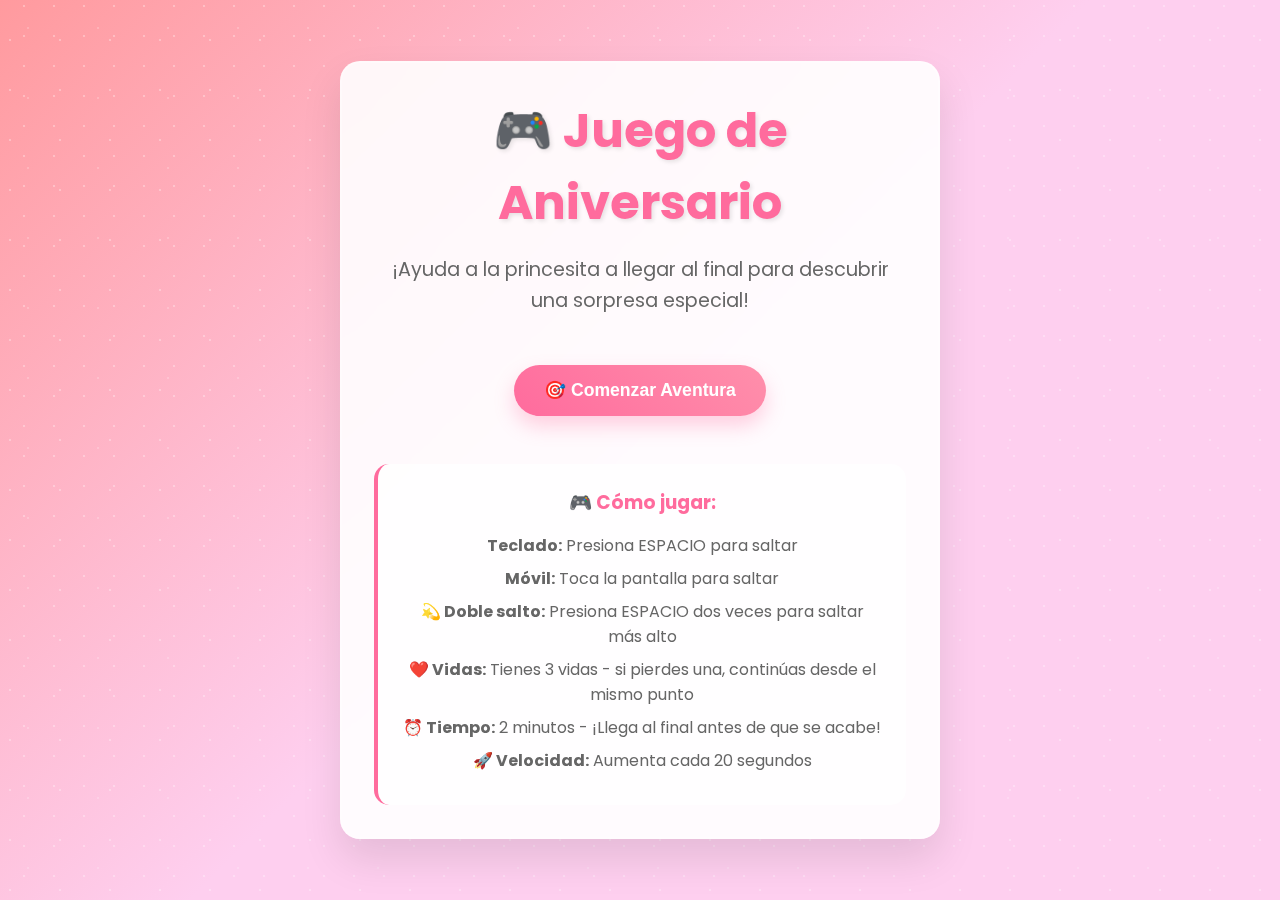
<file: index.html>
<!DOCTYPE html>
<html lang="es">
<head>
    <meta charset="UTF-8">
    <meta name="viewport" content="width=device-width, initial-scale=1.0">
    <title>🎮 Aniversario Especial - Juego de Amor</title>
    <link rel="stylesheet" href="styles.css">
    <link href="https://fonts.googleapis.com/css2?family=Poppins:wght@300;400;600;700&display=swap" rel="stylesheet">
</head>
<body>
    <!-- Pantalla de inicio -->
    <div id="startScreen" class="screen active">
        <div class="container">
            <h1 class="title">🎮 Juego de Aniversario</h1>
            <p class="subtitle">¡Ayuda a la princesita a llegar al final para descubrir una sorpresa especial!</p>
            <button id="startButton" class="btn-primary" disabled>🎯 Comenzar Aventura</button>
            <div id="loadingMsg" style="margin-top:1rem;color:#ff6b9d;font-weight:600;">Cargando princesa...</div>
            <div class="instructions">
                <h3>🎮 Cómo jugar:</h3>
                <p><strong>Teclado:</strong> Presiona ESPACIO para saltar</p>
                <p><strong>Móvil:</strong> Toca la pantalla para saltar</p>
                <p><strong>💫 Doble salto:</strong> Presiona ESPACIO dos veces para saltar más alto</p>
                <p><strong>❤️ Vidas:</strong> Tienes 3 vidas - si pierdes una, continúas desde el mismo punto</p>
                <p><strong>⏰ Tiempo:</strong> 2 minutos - ¡Llega al final antes de que se acabe!</p>
                <p><strong>🚀 Velocidad:</strong> Aumenta cada 20 segundos</p>
            </div>
        </div>
    </div>

    <!-- Pantalla del juego -->
    <div id="gameScreen" class="screen">
        <div class="game-header">
            <div class="score">Tiempo: <span id="timer">60</span>s</div>
            <div class="lives">Vidas: <span id="livesDisplay">❤️❤️❤️</span></div>
            <button id="muteButton" class="btn-mute">🔊</button>
        </div>
        
        <canvas id="gameCanvas" width="800" height="400"></canvas>
        
        <div class="game-controls">
            <button id="jumpButton" class="btn-jump">🦘 SALTAR</button>
        </div>
        <!--button id="forceWinButton" class="btn-primary" style="position:absolute;top:20px;right:20px;z-index:10;opacity:0.7;">🪄 Ver Carta (Debug)</button-->
    </div>

    <!-- Pantalla de la carta -->
    <div id="letterScreen" class="screen">
        <div class="letter-container">
            <div class="envelope">
                <div class="envelope-flap">
                    <span class="flap-invite">Haz clic aquí para abrir tu carta 💌</span>
                </div>
                <div class="envelope-body">
                    <div class="letter">
                        <div class="letter-content">
                            <h2>💕 Mi Amor</h2>
                            <p>En este día tan especial, quiero recordarte lo afortunado que soy de tenerte en mi vida. Cada momento contigo es un regalo que atesoro con todo mi corazón.</p>
                            
                            <p>Tu sonrisa ilumina mis días, tu amor me hace más fuerte, y tu presencia en mi vida es la mayor bendición que he recibido.</p>
                            
                            <p>Gracias por ser mi compañera, mi confidente, mi mejor amiga y mi amor verdadero. Contigo, cada día es una nueva aventura llena de amor y felicidad.</p>
                            
                            <p>Te amo más de lo que las palabras pueden expresar, y estoy emocionado por todos los años maravillosos que tenemos por delante juntos.</p>
                            
                            <div class="special-message">
                                <p><strong>Pasa por tu correo, hay una sorpresa esperándote... ❤️</strong></p>
                            </div>
                            
                            <p class="signature">Con todo mi amor,<br>Tu compañero de vida 💖</p>
                        </div>
                    </div>
                </div>
            </div>
        </div>
        
        <button id="restartButton" class="btn-primary">🎮 Jugar de Nuevo</button>
    </div>

    <!-- Audio -->
    <audio id="bgMusic" loop>
        <source src="[data-uri]" type="audio/mpeg">
    </audio>
    
    <audio id="jumpSound">
        <source src="[data-uri]" type="audio/mpeg">
    </audio>

    <script src="game.js"></script>
</body>
</html>
</file>
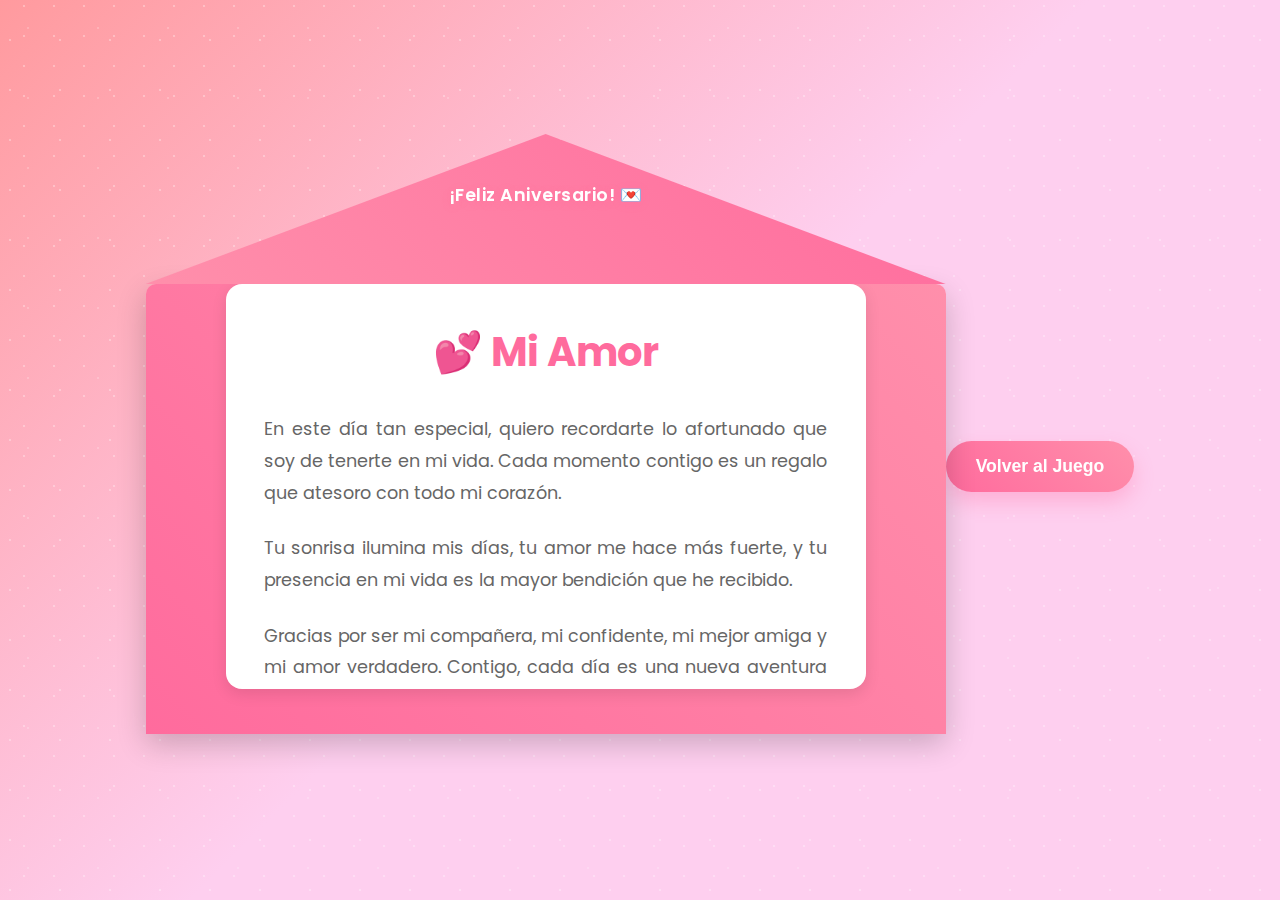
<file: carta.html>
<!DOCTYPE html>
<html lang="es">
<head>
    <meta charset="UTF-8">
    <meta name="viewport" content="width=device-width, initial-scale=1.0">
    <title>💌 Carta de Aniversario</title>
    <link rel="stylesheet" href="styles.css">
    <link href="https://fonts.googleapis.com/css2?family=Poppins:wght@300;400;600;700&display=swap" rel="stylesheet">
    <style>
        body {
            min-height: 100vh;
            display: flex;
            align-items: center;
            justify-content: center;
        }
        .volver-btn {
            margin-top: 2rem;
            background: linear-gradient(45deg, #ff6b9d, #ff8fab);
            color: white;
            border: none;
            padding: 15px 30px;
            font-size: 1.1rem;
            font-weight: 600;
            border-radius: 50px;
            cursor: pointer;
            transition: all 0.3s ease;
            box-shadow: 0 10px 20px rgba(255, 107, 157, 0.3);
        }
        .volver-btn:hover {
            transform: translateY(-3px);
            box-shadow: 0 15px 30px rgba(255, 107, 157, 0.4);
        }
    </style>
</head>
<body>
    <div class="letter-container">
        <div class="envelope open">
            <div class="envelope-flap">
                <span class="flap-invite">¡Feliz Aniversario! 💌</span>
            </div>
            <div class="envelope-body">
                <div class="letter">
                    <div class="letter-content">
                        <h2>💕 Mi Amor</h2>
                        <p>En este día tan especial, quiero recordarte lo afortunado que soy de tenerte en mi vida. Cada momento contigo es un regalo que atesoro con todo mi corazón.</p>
                        <p>Tu sonrisa ilumina mis días, tu amor me hace más fuerte, y tu presencia en mi vida es la mayor bendición que he recibido.</p>
                        <p>Gracias por ser mi compañera, mi confidente, mi mejor amiga y mi amor verdadero. Contigo, cada día es una nueva aventura llena de amor y felicidad.</p>
                        <p>Te amo más de lo que las palabras pueden expresar, y estoy emocionado por todos los años maravillosos que tenemos por delante juntos.</p>
                        <div class="special-message">
                            <p><strong>Pasa por tu correo, hay una sorpresa esperándote... ❤️</strong></p>
                            <p><strong>PD: Comprate algo sexy para que te sientas bien</strong></p>
                        </div>
                        <p class="signature">Con todo mi amor,<br>Tu señor esposo alias de vida 💖</p>
                    </div>
                </div>
            </div>
        </div>
    </div>
    <button class="volver-btn" onclick="window.location.href='index.html'">Volver al Juego</button>
</body>
</html>
</file>
<file: styles.css>
* {
    margin: 0;
    padding: 0;
    box-sizing: border-box;
}

body {
    font-family: 'Poppins', sans-serif;
    background: linear-gradient(135deg, #ff9a9e 0%, #fecfef 50%, #fecfef 100%);
    min-height: 100vh;
    overflow: hidden;
    position: relative;
}

/* Efecto de partículas de fondo */
body::before {
    content: '';
    position: fixed;
    top: 0;
    left: 0;
    width: 100%;
    height: 100%;
    background-image: 
        radial-gradient(circle at 20% 80%, rgba(255, 255, 255, 0.3) 1px, transparent 1px),
        radial-gradient(circle at 80% 20%, rgba(255, 255, 255, 0.3) 1px, transparent 1px),
        radial-gradient(circle at 40% 40%, rgba(255, 255, 255, 0.2) 1px, transparent 1px);
    background-size: 50px 50px, 30px 30px, 70px 70px;
    animation: float 20s ease-in-out infinite;
    pointer-events: none;
    z-index: -1;
}

@keyframes float {
    0%, 100% { transform: translateY(0px) rotate(0deg); }
    50% { transform: translateY(-20px) rotate(180deg); }
}

.screen {
    position: fixed;
    top: 0;
    left: 0;
    width: 100%;
    height: 100%;
    display: none;
    align-items: center;
    justify-content: center;
    opacity: 0;
    transition: opacity 0.5s ease-in-out;
}

.screen.active {
    display: flex;
    opacity: 1;
}

.container {
    text-align: center;
    max-width: 600px;
    padding: 2rem;
    background: rgba(255, 255, 255, 0.9);
    border-radius: 20px;
    box-shadow: 0 20px 40px rgba(0, 0, 0, 0.1);
    backdrop-filter: blur(10px);
    border: 2px solid rgba(255, 255, 255, 0.3);
}

.title {
    font-size: 3rem;
    font-weight: 700;
    color: #ff6b9d;
    margin-bottom: 1rem;
    text-shadow: 2px 2px 4px rgba(0, 0, 0, 0.1);
    animation: pulse 2s ease-in-out infinite;
}

@keyframes pulse {
    0%, 100% { transform: scale(1); }
    50% { transform: scale(1.05); }
}

.subtitle {
    font-size: 1.2rem;
    color: #666;
    margin-bottom: 2rem;
    line-height: 1.6;
}

.btn-primary {
    background: linear-gradient(45deg, #ff6b9d, #ff8fab);
    color: white;
    border: none;
    padding: 15px 30px;
    font-size: 1.1rem;
    font-weight: 600;
    border-radius: 50px;
    cursor: pointer;
    transition: all 0.3s ease;
    box-shadow: 0 10px 20px rgba(255, 107, 157, 0.3);
    margin: 1rem;
}

.btn-primary:hover {
    transform: translateY(-3px);
    box-shadow: 0 15px 30px rgba(255, 107, 157, 0.4);
}

.instructions {
    margin-top: 2rem;
    padding: 1.5rem;
    background: rgba(255, 255, 255, 0.7);
    border-radius: 15px;
    border-left: 4px solid #ff6b9d;
}

.instructions h3 {
    color: #ff6b9d;
    margin-bottom: 1rem;
}

.instructions p {
    margin: 0.5rem 0;
    color: #666;
}

/* Pantalla del juego */
#gameScreen {
    flex-direction: column;
    background: linear-gradient(180deg, #87ceeb 0%, #98fb98 100%);
}

.game-header {
    display: flex;
    justify-content: space-between;
    align-items: center;
    width: 100%;
    max-width: 800px;
    padding: 1rem 2rem;
    background: rgba(255, 255, 255, 0.9);
    border-radius: 15px;
    margin-bottom: 1rem;
    box-shadow: 0 5px 15px rgba(0, 0, 0, 0.1);
}

.score {
    font-size: 1.2rem;
    font-weight: 600;
    color: #ff6b9d;
}

.lives {
    font-size: 1.2rem;
    font-weight: 600;
    color: #ff6b9d;
}

.btn-mute {
    background: none;
    border: 2px solid #ff6b9d;
    color: #ff6b9d;
    padding: 8px 12px;
    border-radius: 50%;
    cursor: pointer;
    font-size: 1.2rem;
    transition: all 0.3s ease;
}

.btn-mute:hover {
    background: #ff6b9d;
    color: white;
}

#gameCanvas {
    border: 3px solid #ff6b9d;
    border-radius: 15px;
    box-shadow: 0 10px 30px rgba(0, 0, 0, 0.2);
    background: linear-gradient(180deg, #87ceeb 0%, #98fb98 100%);
}

.game-controls {
    margin-top: 1rem;
}

.btn-jump {
    background: linear-gradient(45deg, #4CAF50, #45a049);
    color: white;
    border: none;
    padding: 15px 30px;
    font-size: 1.1rem;
    font-weight: 600;
    border-radius: 50px;
    cursor: pointer;
    transition: all 0.3s ease;
    box-shadow: 0 10px 20px rgba(76, 175, 80, 0.3);
    display: none;
}

.btn-jump:hover {
    transform: translateY(-2px);
    box-shadow: 0 15px 30px rgba(76, 175, 80, 0.4);
}

/* Pantalla de la carta */
#letterScreen {
    background: linear-gradient(135deg, #ff9a9e 0%, #fecfef 50%, #fecfef 100%);
}

.letter-container {
    display: flex;
    justify-content: center;
    align-items: center;
    margin-bottom: 2rem;
}

.envelope {
    perspective: 1200px;
    position: relative;
    width: 70vw;
    height: 70vh;
    max-width: 800px;
    max-height: 600px;
    cursor: pointer;
    transition: transform 0.3s ease;
    display: flex;
    align-items: flex-end;
    justify-content: center;
}

.envelope:hover {
    transform: scale(1.05);
}

.envelope-body {
    position: absolute;
    bottom: 0;
    left: 0;
    width: 100%;
    height: 75%;
    background: linear-gradient(45deg, #ff6b9d, #ff8fab);
    border-radius: 10px 10px 0 0;
    box-shadow: 0 10px 30px rgba(0, 0, 0, 0.2);
    z-index: 1;
}

.envelope-flap {
    position: absolute;
    top: 0;
    left: 0;
    width: 100%;
    height: 25%;
    background: linear-gradient(45deg, #ff8fab, #ff6b9d);
    clip-path: polygon(0 100%, 50% 0, 100% 100%);
    transform-origin: top center;
    transition: transform 0.6s cubic-bezier(.77,0,.18,1), box-shadow 0.3s;
    z-index: 10; /* Más alto que la carta */
    cursor: pointer;
    box-shadow: 0 2px 12px 0 rgba(255, 107, 157, 0.15);
    display: flex;
    align-items: flex-start;
    justify-content: center;
    transform-style: preserve-3d;
}



.flap-invite {
    position: absolute;
    top: 3rem;
    left: 50%;
    transform: translateX(-50%);
    color: #fff;
    font-size: 1.1rem;
    font-weight: 600;
    text-shadow: 0 2px 8px rgba(255, 107, 157, 0.3);
    pointer-events: none;
    user-select: none;
    letter-spacing: 0.5px;
}

.letter {
    position: absolute;
    left: 50%;
    top: 0;
    transform: translate(-50%, 100%);
    width: 80%;
    height: 90%;
    background: white;
    border-radius: 16px;
    padding: 3vw 3vw;
    box-shadow: 0 5px 15px rgba(0, 0, 0, 0.1);
    transition: transform 0.5s cubic-bezier(.77,0,.18,1) 0.3s;
    z-index: 5; /* Menor que la solapa */
    overflow: hidden;
    display: flex;
    flex-direction: column;
    justify-content: flex-start;
    align-items: center;
}

.envelope.open .letter {
    transform: translate(-50%, 0);
    overflow-y: auto;
    padding-top: 3vw;
}

.letter-content h2 {
    color: #ff6b9d;
    font-size: 2.5rem;
    margin-bottom: 2rem;
    text-align: center;
}

.letter-content p {
    color: #666;
    line-height: 1.8;
    margin-bottom: 1.5rem;
    text-align: justify;
    font-size: 1.1rem;
}

.special-message {
    background: linear-gradient(45deg, #ff6b9d, #ff8fab);
    color: white !important;
    padding: 2rem;
    border-radius: 15px;
    margin: 2rem 0;
    text-align: center;
    box-shadow: 0 5px 15px rgba(255, 107, 157, 0.3);
    animation: glow 2s ease-in-out infinite alternate;
    font-size: 1.3rem;
}

.special-message p {
    color: white !important;
}

@keyframes glow {
    from { box-shadow: 0 5px 15px rgba(255, 107, 157, 0.3); }
    to { box-shadow: 0 5px 25px rgba(255, 107, 157, 0.6); }
}

.signature {
    text-align: right;
    font-style: italic;
    color: #ff6b9d;
    font-weight: 600;
}

/* Responsive */
@media (max-width: 768px) {
    .title {
        font-size: 2rem;
    }
    
    .container {
        margin: 1rem;
        padding: 1.5rem;
    }
    
    #gameCanvas {
        width: 100%;
        max-width: 400px;
        height: 300px;
    }
    
    .envelope {
        width: 95vw;
        height: 60vh;
        max-width: none;
        max-height: none;
    }
    
    .letter {
        width: 92%;
        height: 80%;
        padding: 4vw 2vw;
    }
    
    .letter-content h2 {
        font-size: 2rem;
    }
    
    .letter-content p {
        font-size: 1rem;
    }
    
    .special-message {
        padding: 1.5rem;
        font-size: 1.1rem;
    }
    
    .btn-jump {
        display: block;
    }
}

@media (max-width: 480px) {
    .title {
        font-size: 1.5rem;
    }
    
    .subtitle {
        font-size: 1rem;
    }
    
    .game-header {
        flex-direction: column;
        gap: 1rem;
    }
    
    #gameCanvas {
        height: 250px;
    }
}
</file>
